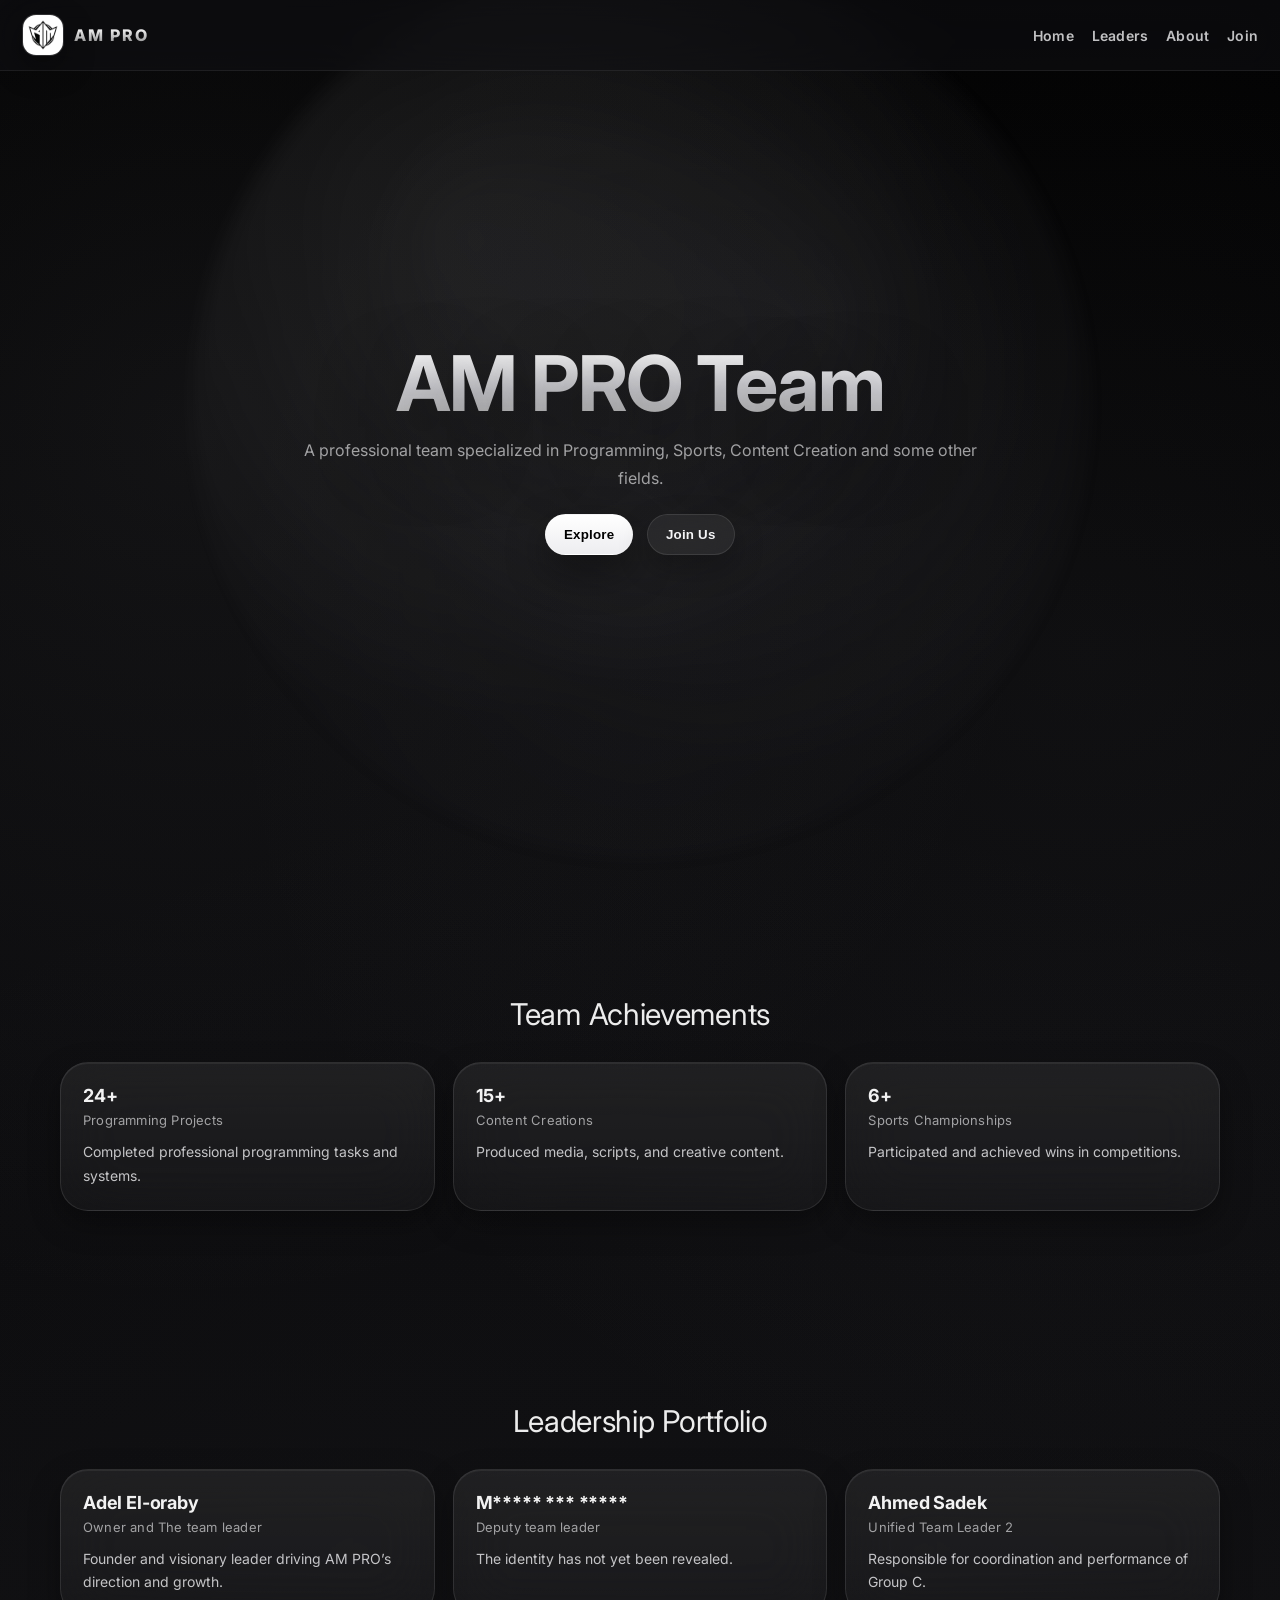
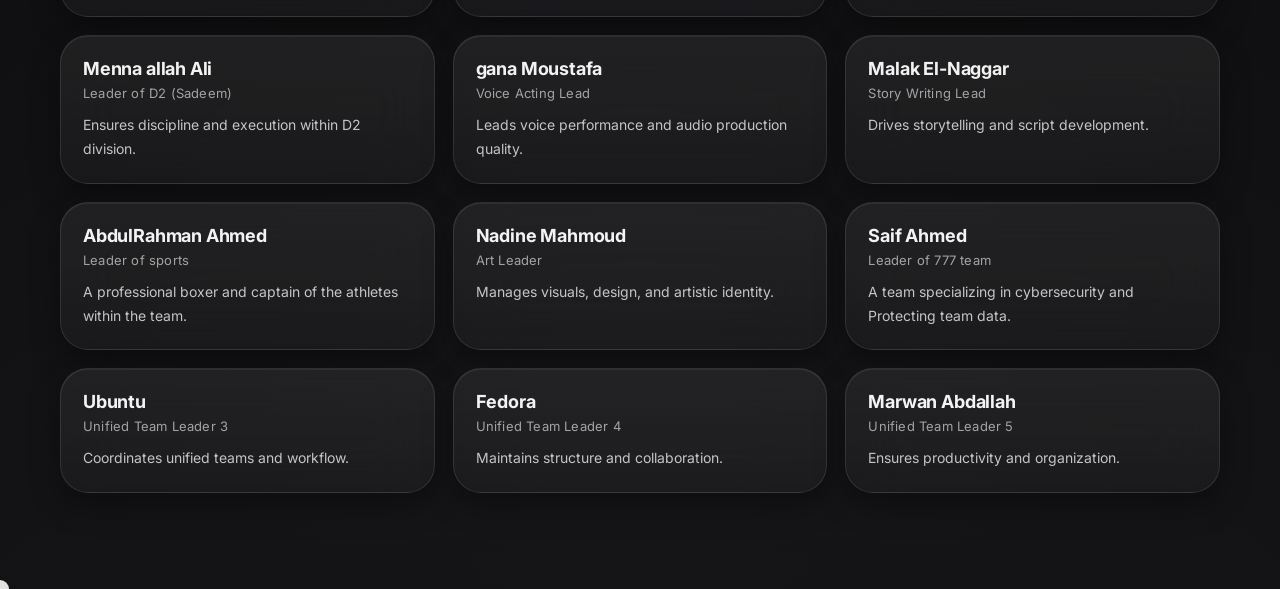
<file: index.html>
<!doctype html>
<html lang="en">
<head>
    <meta charset="UTF-8" />
    <meta name="google-site-verification" content="X6xnur54XPLSg9IdXjkp3n-0-WwIupotjV5_CdcZC5I" />
    <meta name="viewport" content="width=device-width, initial-scale=1.0"/>
    <title>AM PRO official page</title>
    <link href="https://fonts.googleapis.com/css2?family=Inter:wght@300;400;600;800&display=swap" rel="stylesheet">
    <link href="https://unpkg.com/aos@2.3.4/dist/aos.css" rel="stylesheet">
    <link rel="stylesheet" href="css/landing.css">
</head>
<body>
    <nav id="nav">
        <div class="logo-wrap">
            <div class="logo-box">
                <img src="assets/logo.png" alt="AM PRO Logo">
            </div>
            <div class="logo-text">AM PRO</div>
        </div>
        <div class="menu" onclick="toggleMenu()">☰</div>

        <ul id="navLinks">
            <li><a href="#">Home</a></li>
            <li><a href="#leaders">Leaders</a></li>
            <li><a href="#">About</a></li>
            <li><a href="#">Join</a></li>
        </ul>
    </nav>

    <div class="hero" data-aos="fade-up">
        <h1>AM PRO Team</h1>
        <p>A professional team specialized in Programming, Sports, Content Creation and some other fields.</p>
        <div>
            <button class="btn primary" onclick="document.getElementById('stats').scrollIntoView({behavior:'smooth'})">Explore</button>
            <button class="btn secondary" onclick="window.location.href='auth.html'">Join Us</button>
        </div>
    </div>

    <div class="section" id="stats">
        <div class="title" data-aos="fade-up">Team Achievements</div>
        <div class="grid">
            <div class="card" data-aos="zoom-in">
                <h3><span class="counter" data-target="120">0</span>+</h3>
                <div class="role">Programming Projects</div>
                <p>Completed professional programming tasks and systems.</p>
            </div>
            <div class="card" data-aos="zoom-in">
                <h3><span class="counter" data-target="75">0</span>+</h3>
                <div class="role">Content Creations</div>
                <p>Produced media, scripts, and creative content.</p>
            </div>
            <div class="card" data-aos="zoom-in">
                <h3><span class="counter" data-target="30">0</span>+</h3>
                <div class="role">Sports Championships</div>
                <p>Participated and achieved wins in competitions.</p>
            </div>
        </div>
    </div>

    <div class="section" id="leaders">
        <div class="title" data-aos="fade-up">Leadership Portfolio</div>
        <div class="grid">
            <div class="card" data-aos="zoom-in">
                <h3>Adel El-oraby</h3>
                <div class="role">Owner and The team leader</div>
                <p>Founder and visionary leader driving AM PRO’s direction and growth.</p>
            </div>
            <div class="card" data-aos="zoom-in">
                <h3>M***** *** *****</h3>
                <div class="role">Deputy team leader</div>
                <p>The identity has not yet been revealed.</p>
            </div>
            <div class="card" data-aos="zoom-in">
                <h3>Ahmed Sadek</h3>
                <div class="role">Unified Team Leader 2</div>
                <p>Responsible for coordination and performance of Group C.</p>
            </div>
            <div class="card" data-aos="zoom-in">
                <h3>Menna allah Ali</h3>
                <div class="role">Leader of D2 (Sadeem)</div>
                <p>Ensures discipline and execution within D2 division.</p>
            </div>
            <div class="card" data-aos="zoom-in">
                <h3>gana Moustafa</h3>
                <div class="role">Voice Acting Lead</div>
                <p>Leads voice performance and audio production quality.</p>
            </div>
            <div class="card" data-aos="zoom-in">
                <h3>Malak El-Naggar</h3>
                <div class="role">Story Writing Lead</div>
                <p>Drives storytelling and script development.</p>
            </div>
            <div class="card" data-aos="zoom-in">
                <h3>AbdulRahman Ahmed</h3>
                <div class="role">Leader of sports</div>
                <p>A professional boxer and captain of the athletes within the team.</p>
            </div>
            <div class="card" data-aos="zoom-in">
                <h3>Nadine Mahmoud</h3>
                <div class="role">Art Leader</div>
                <p>Manages visuals, design, and artistic identity.</p>
            </div>
            <div class="card" data-aos="zoom-in">
                <h3>Saif Ahmed</h3>
                <div class="role">Leader of 777 team</div>
                <p>A team specializing in cybersecurity and Protecting team data.</p>
            </div>
            <div class="card" data-aos="zoom-in">
                <h3>Ubuntu</h3>
                <div class="role">Unified Team Leader 3</div>
                <p>Coordinates unified teams and workflow.</p>
            </div>
            <div class="card" data-aos="zoom-in">
                <h3>Fedora</h3>
                <div class="role">Unified Team Leader 4</div>
                <p>Maintains structure and collaboration.</p>
            </div>
            <div class="card" data-aos="zoom-in">
                <h3>Marwan Abdallah</h3>
                <div class="role">Unified Team Leader 5</div>
                <p>Ensures productivity and organization.</p>
            </div>
        </div>
    </div>

    <div class="bubbles" id="bubbles"></div>
    <div class="cursor"></div>

    <script src="https://unpkg.com/aos@2.3.4/dist/aos.js"></script>
    <script src="js/landing.js"></script>
</body>
  </html>
</file>
<file: css/landing.css>
:root{  
  --bg-0:#000;  
  --bg-1:#0b0b0d;  
  --bg-2:#111113;  

  --surface: rgba(255,255,255,0.06);  
  --surface-2: rgba(255,255,255,0.08);  
  --stroke: rgba(255,255,255,0.10);  
  --stroke-2: rgba(255,255,255,0.14);  

  --text: #f5f5f7;  
  --text-2: rgba(245,245,247,0.78);  
  --text-3: rgba(245,245,247,0.62);  

  --shadow-1: 0 24px 70px rgba(0,0,0,0.55);  
  --shadow-2: 0 12px 30px rgba(0,0,0,0.35);  

  --radius-xl: 28px;  
  --radius-lg: 18px;  
  --radius-md: 14px;  

  --blur: 28px;  
  --ease: cubic-bezier(.2,.8,.2,1);  
}  

*{ box-sizing:border-box; }  
html{ scroll-behavior:smooth; }  
body{  
  margin:0;  
  font-family:'Inter', -apple-system, BlinkMacSystemFont, "SF Pro Display","SF Pro Text","Segoe UI", sans-serif;  
  color:var(--text);  
  overflow-x:hidden;  

  background:  
    radial-gradient(circle at 15% 20%, rgba(120,120,128,0.12), transparent 42%),  
    radial-gradient(circle at 85% 30%, rgba(120,120,128,0.08), transparent 46%),  
    radial-gradient(circle at 50% 90%, rgba(80,80,90,0.08), transparent 58%),  
    linear-gradient(180deg,var(--bg-0) 0%, var(--bg-1) 48%, var(--bg-2) 100%);  
}  

body::before{  
  content:"";  
  position:fixed;  
  inset:0;  
  pointer-events:none;  
  background-image: radial-gradient(rgba(255,255,255,0.045) 1px, transparent 1px);  
  background-size: 3px 3px;  
  opacity:0.06;  
  mix-blend-mode: overlay;  
  z-index:-1;  
}  

/* ================= NAV ================= */  
nav{  
  position:fixed;  
  top:0;  
  width:100%;  
  display:flex;  
  justify-content:space-between;  
  align-items:center;  
  padding:14px 22px;  
  z-index:100;  

  background: rgba(18,18,20,0.55);  
  backdrop-filter: blur(var(--blur));  
  -webkit-backdrop-filter: blur(var(--blur));  
  border-bottom: 1px solid rgba(255,255,255,0.08);  

  transition: background .35s var(--ease), border-color .35s var(--ease);  
}  
nav.scrolled{  
  background: rgba(0,0,0,0.78);  
  border-bottom: 1px solid rgba(255,255,255,0.10);  
}  

.logo-wrap{ display:flex;align-items:center;gap:10px; }  

.logo-box{  
  width:42px;height:42px;  
  border-radius: 14px;  
  background: rgba(255,255,255,0.07);  
  border: 1px solid rgba(255,255,255,0.08);  
  overflow:hidden;  
  box-shadow: var(--shadow-2);  
  transition: transform .35s var(--ease), background .35s var(--ease);  
}  
.logo-box:hover{ transform: translateY(-1px) scale(1.05); }  
.logo-box img{ width:100%; height:100%; object-fit:cover; }  

.logo-text{  
  font-weight:800;  
  letter-spacing:2px;  
  line-height:1;  
  background: linear-gradient(180deg, #ffffff 0%, rgba(255,255,255,0.75) 60%, rgba(255,255,255,0.55) 100%);  
  -webkit-background-clip:text;  
  -webkit-text-fill-color:transparent;  
  text-shadow: 0 0 40px rgba(255,255,255,0.06);  
  user-select:none;  
}  

nav ul{  
  list-style:none;  
  display:flex;  
  gap:18px;  
  margin:0;  
  padding:0;  
  align-items:center;  
}  

nav a{  
  text-decoration:none;  
  color: var(--text);  
  opacity:0.78;  
  font-size:14px;  
  font-weight:600;  
  letter-spacing:0.2px;  
  transition: opacity .25s var(--ease), transform .25s var(--ease);  
  position:relative;  
}  
nav a:hover{ opacity:1; transform: translateY(-1px); }  

nav a::after{  
  content:"";  
  position:absolute;  
  left:0; right:0;  
  bottom:-10px;  
  height:2px;  
  border-radius:999px;  
  background: linear-gradient(90deg, transparent, rgba(255,255,255,0.55), transparent);  
  transform: scaleX(0);  
  transform-origin:center;  
  transition: transform .35s var(--ease);  
  opacity:0.9;  
}  
nav a:hover::after{ transform: scaleX(1); }  

.menu{  
  display:none;  
  cursor:pointer;  
  font-size:18px;  
  line-height:1;  
  padding:10px 12px;  
  border-radius: 12px;  
  border:1px solid rgba(255,255,255,0.10);  
  background: rgba(255,255,255,0.06);  
  backdrop-filter: blur(16px);  
  -webkit-backdrop-filter: blur(16px);  
  transition: transform .25s var(--ease), background .25s var(--ease);  
  user-select:none;  
}  
.menu:hover{ transform: translateY(-1px); background: rgba(255,255,255,0.08); }  

@media(max-width:768px){  
  nav ul{  
    display:none;  
    position:absolute;  
    top:62px;  
    right:16px;  
    flex-direction:column;  
    align-items:stretch;  
    min-width: 220px;  
    background: rgba(15,15,18,0.72);  
    padding:12px;  
    border-radius: 16px;  
    border: 1px solid rgba(255,255,255,0.10);  
    box-shadow: var(--shadow-2);  
    backdrop-filter: blur(var(--blur));  
    -webkit-backdrop-filter: blur(var(--blur));  
  }  
  nav ul.show{ display:flex; }  
  nav li{ width:100%; }  
  nav a{  
    display:block;  
    padding:10px 12px;  
    border-radius: 12px;  
    background: transparent;  
  }  
  nav a:hover{  
    background: rgba(255,255,255,0.06);  
  }  
  nav a::after{ display:none; }  
  .menu{ display:block; }  
}  

/* ================= HERO ================= */  
.hero{  
  height:100vh;  
  display:flex;  
  flex-direction:column;  
  justify-content:center;  
  align-items:center;  
  text-align:center;  
  padding: 0 18px;  
  position:relative;  
}  

.hero::before{  
  content:"";  
  position:absolute;  
  width: min(900px, 92vw);  
  height: min(900px, 92vw);  
  border-radius: 50%;  
  background:  
    radial-gradient(circle at 30% 30%, rgba(255,255,255,0.10), transparent 55%),  
    radial-gradient(circle at 70% 40%, rgba(120,120,128,0.14), transparent 55%),  
    radial-gradient(circle at 50% 70%, rgba(90,90,100,0.10), transparent 60%);  
  filter: blur(10px);  
  opacity:0.75;  
  z-index:-1;  
  transform: translateY(-40px);  
}  

.hero h1{  
  margin:0;  
  font-size: clamp(42px, 6vw, 88px);  
  letter-spacing:-0.02em;  
  line-height:1.02;  
  background: linear-gradient(180deg, #ffffff 0%, #d1d1d6 55%, rgba(255,255,255,0.70) 100%);  
  -webkit-background-clip:text;  
  -webkit-text-fill-color:transparent;  
  text-shadow: 0 30px 80px rgba(0,0,0,0.55);  
}  

.hero p{  
  margin: 14px 0 0;  
  opacity:1;  
  color: var(--text-3);  
  max-width: 680px;  
  font-size: 16px;  
  line-height:1.7;  
}  

/* ================= BUTTONS ================= */  
.btn{  
  margin-top: 22px;  
  padding: 12px 18px;  
  border-radius: 999px;  
  border: 1px solid transparent;  
  cursor:pointer;  
  font-weight:700;  
  letter-spacing:0.2px;  
  transition: transform .25s var(--ease), box-shadow .25s var(--ease), background .25s var(--ease), border-color .25s var(--ease);  
  will-change: transform;  
  user-select:none;  
}  
.btn:active{ transform: translateY(1px) scale(0.99); }  

.primary{  
  background: linear-gradient(180deg, #ffffff 0%, #ededf0 100%);  
  color:#000;  
  box-shadow: 0 16px 40px rgba(0,0,0,0.40);  
  border-color: rgba(255,255,255,0.25);  
}  
.primary:hover{  
  transform: translateY(-2px);  
  box-shadow: 0 22px 55px rgba(0,0,0,0.55);  
}  

.secondary{  
  background: rgba(255,255,255,0.06);  
  color: var(--text);  
  border-color: rgba(255,255,255,0.10);  
  box-shadow: 0 12px 30px rgba(0,0,0,0.25);  
  margin-left: 10px;  
  backdrop-filter: blur(16px);  
  -webkit-backdrop-filter: blur(16px);  
}  
.secondary:hover{  
  transform: translateY(-2px);  
  background: rgba(255,255,255,0.09);  
  border-color: rgba(255,255,255,0.14);  
}  

/* ================= SECTION ================= */  
.section{  
  padding: 96px 20px;  
  max-width: 1200px;  
  margin:auto;  
}  

.title{  
  text-align:center;  
  font-size: 30px;  
  letter-spacing:-0.01em;  
  margin-bottom: 30px;  
  color: rgba(255,255,255,0.92);  
}  

/* ================= GRID & CARDS ================= */  
.grid{  
  display:grid;  
  grid-template-columns: repeat(auto-fit, minmax(280px, 1fr));  
  gap: 18px;  
}  

.card{  
  padding: 22px;  
  border-radius: var(--radius-xl);  

  background:  
    linear-gradient(180deg, rgba(255,255,255,0.07), rgba(255,255,255,0.03));  
  backdrop-filter: blur(30px);  
  -webkit-backdrop-filter: blur(30px);  

  border: 1px solid rgba(255,255,255,0.10);  

  box-shadow:  
    var(--shadow-2),  
    inset 0 1px 0 rgba(255,255,255,0.06);  

  transition: transform .35s var(--ease), border-color .35s var(--ease), box-shadow .35s var(--ease);  
  position:relative;  
  overflow:hidden;  
}  

.card::before{  
  content:"";  
  position:absolute;  
  inset:-60%;  
  background: linear-gradient(  
    120deg,  
    transparent 35%,  
    rgba(255,255,255,0.10),  
    transparent 65%  
  );  
  transform: rotate(25deg);  
  opacity:0;  
  transition: opacity .55s var(--ease);  
}  
.card:hover::before{ opacity:1; }  

.card:hover{  
  transform: translateY(-10px);  
  border-color: rgba(255,255,255,0.16);  
  box-shadow:  
    var(--shadow-1),  
    inset 0 1px 0 rgba(255,255,255,0.07);  
}  

.card h3{  
  margin:0;  
  font-size: 18px;  
  letter-spacing:-0.01em;  
  color: rgba(255,255,255,0.95);  
}  

.role{  
  opacity:1;  
  color: var(--text-3);  
  font-size: 13px;  
  margin-top: 6px;  
  letter-spacing:0.2px;  
}  

.card p{  
  margin: 12px 0 0;  
  color: var(--text-2);  
  opacity:1;  
  line-height:1.7;  
  font-size: 14px;  
}  

/* ================= BUBBLES ================= */  
.bubbles{ position:fixed; inset:0; z-index:-1; }  

.bubble{  
  position:absolute;  
  padding:10px 16px;  
  border-radius:999px;  

  background: rgba(255,255,255,0.06);  
  border: 1px solid rgba(255,255,255,0.10);  

  backdrop-filter: blur(18px);  
  -webkit-backdrop-filter: blur(18px);  

  box-shadow: 0 16px 40px rgba(0,0,0,0.35);  
  font-size:13px;  
  color: rgba(255,255,255,0.80);  

  animation: float 4s ease-out forwards;  
  user-select:none;  
}  

@keyframes float{  
  0%{ transform: translate(0,0) scale(0.98); opacity:0 }  
  20%{ opacity:1 }  
  100%{ transform: translate(var(--x),var(--y)) scale(1.02); opacity:0 }  
}  

/* ================= CURSOR ================= */  
.cursor{  
  position:fixed;  
  width:18px;height:18px;  
  border-radius:50%;  
  background:#fff;  
  pointer-events:none;  
  transform:translate(-50%,-50%);  
  mix-blend-mode:difference;  
  z-index:9999;  
  opacity:0.95;  
  transition: width .18s var(--ease), height .18s var(--ease), opacity .18s var(--ease);  
}  

@media (prefers-reduced-motion: reduce){  
  *{ animation-duration:0.001ms !important; animation-iteration-count:1 !important; transition-duration:0.001ms !important; scroll-behavior:auto !important; }  
  .cursor{ display:none; }  
}
</file>
